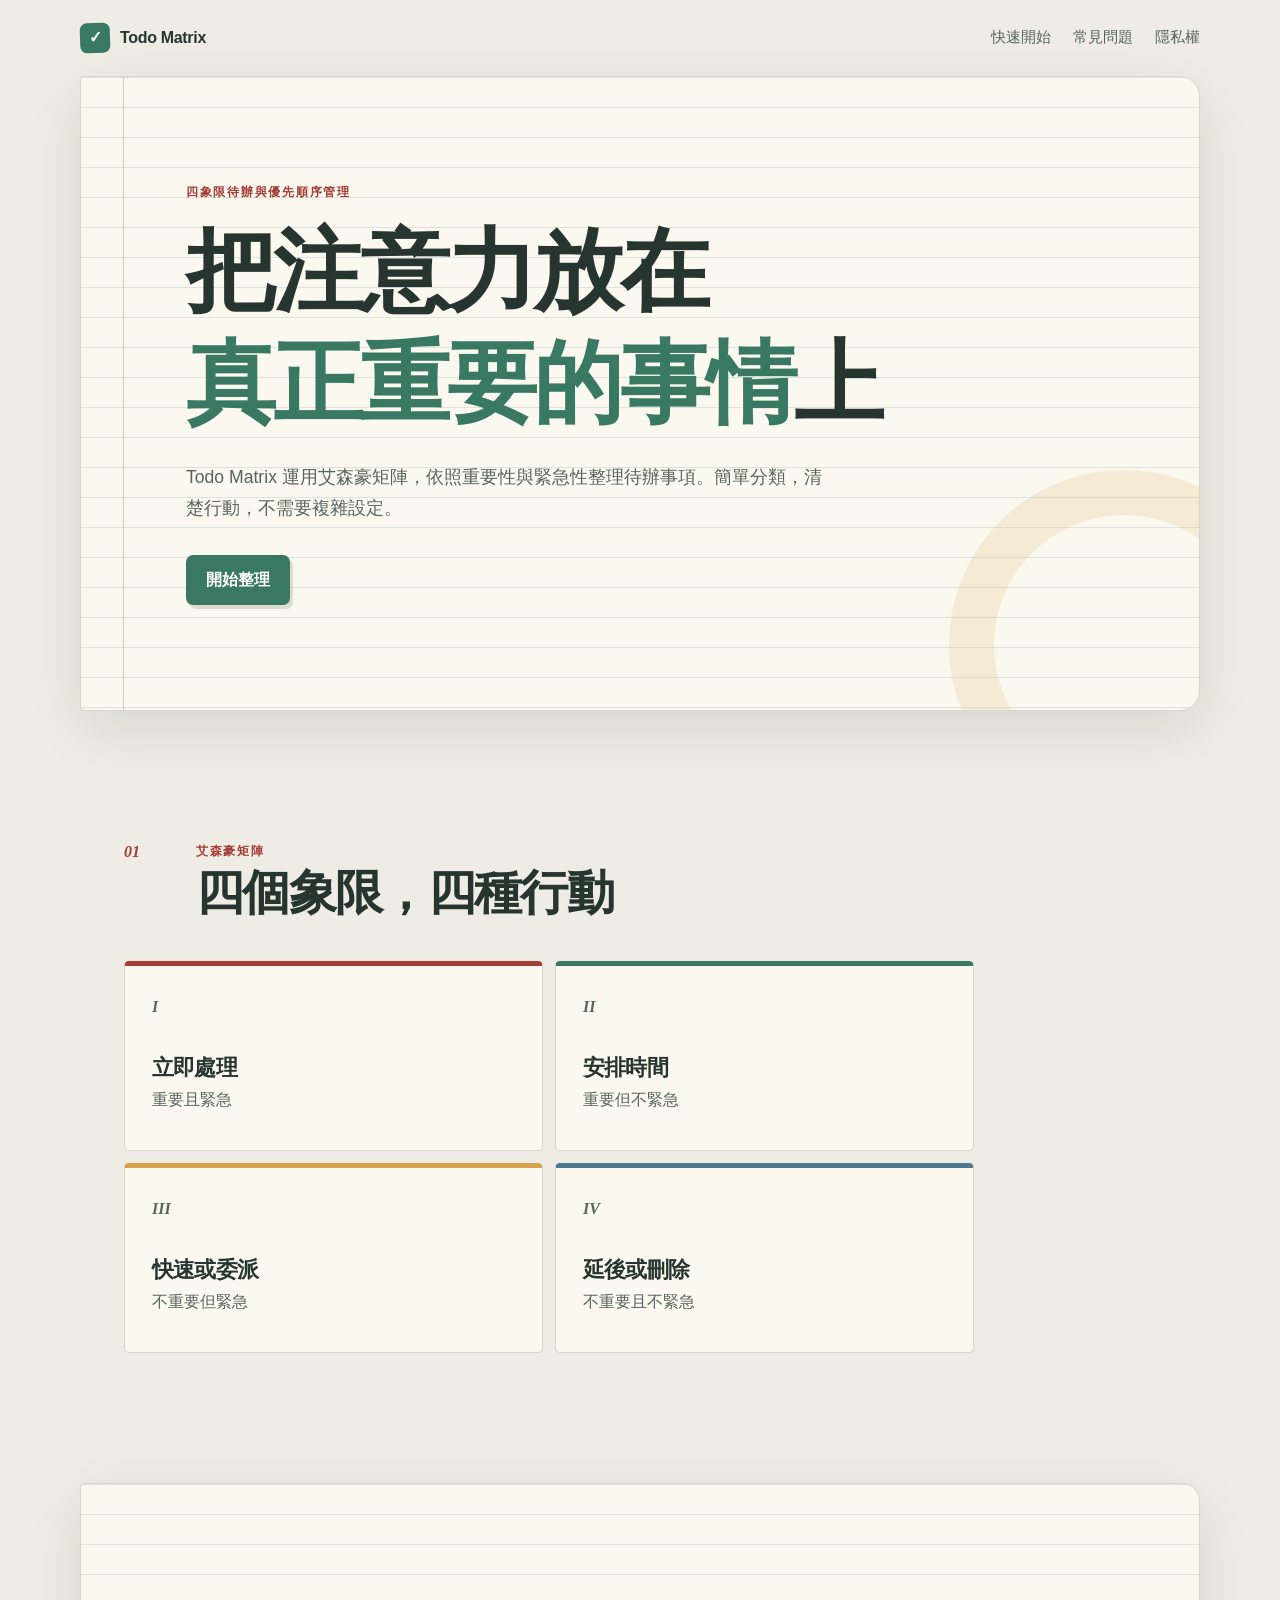
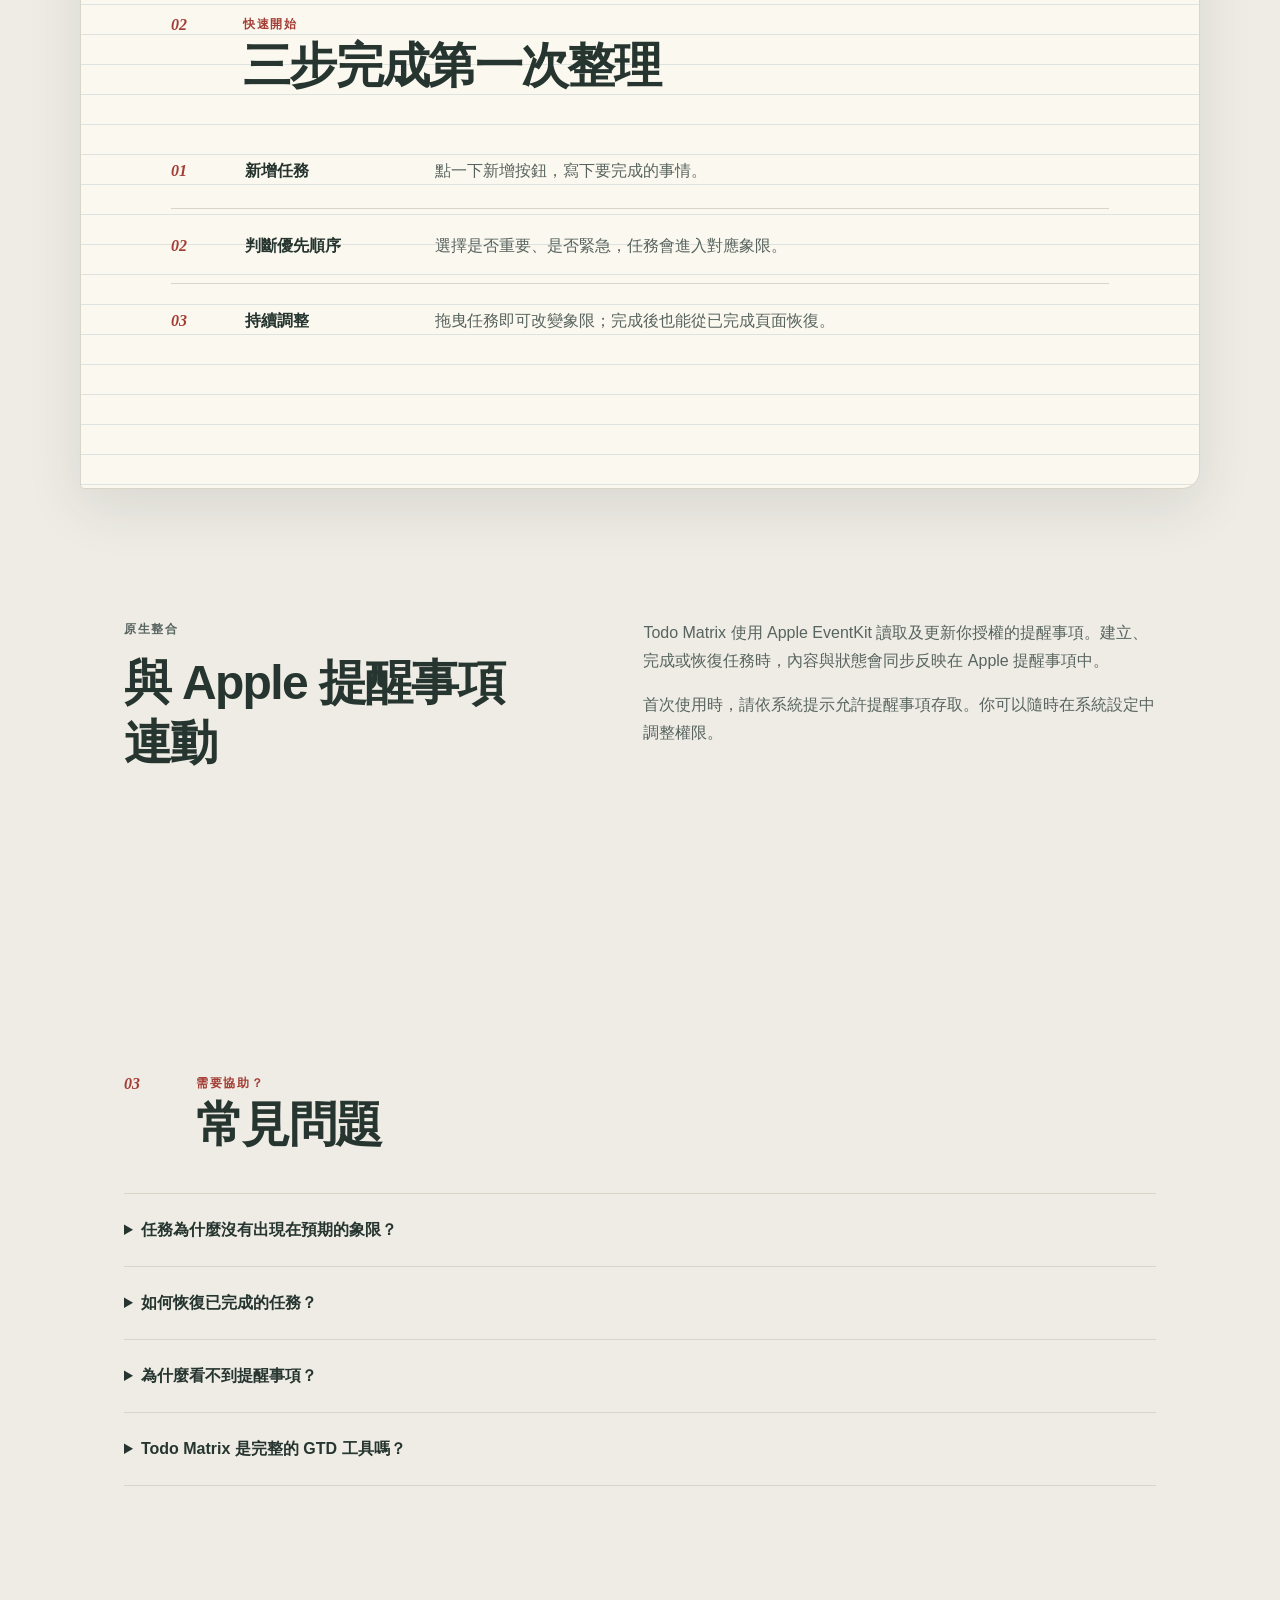
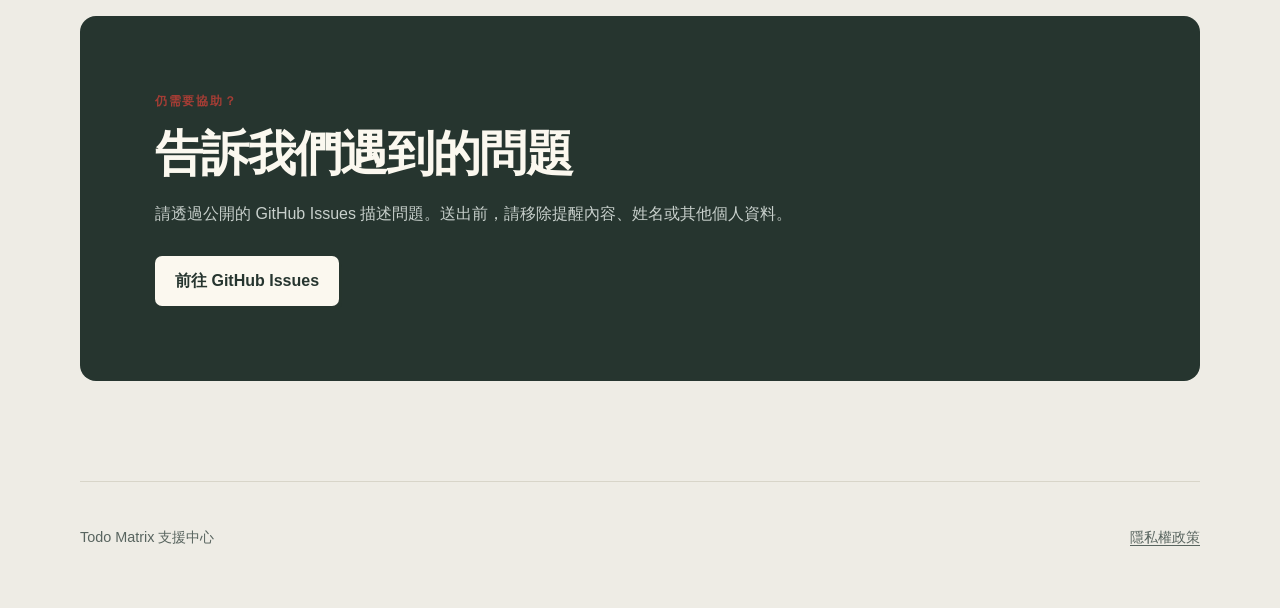
<file: index.html>
<!doctype html>
<html lang="zh-Hant">
<head>
  <meta charset="utf-8">
  <meta name="viewport" content="width=device-width, initial-scale=1">
  <meta name="description" content="Todo Matrix 使用說明、常見問題與支援資訊。">
  <title>Todo Matrix｜支援中心</title>
  <link rel="stylesheet" href="styles.css">
</head>
<body>
  <header class="site-header">
    <a class="brand" href="index.html" aria-label="Todo Matrix 支援中心首頁">
      <span class="brand-mark" aria-hidden="true">✓</span>
      <span>Todo Matrix</span>
    </a>
    <nav aria-label="主要導覽">
      <a href="#quick-start">快速開始</a>
      <a href="#faq">常見問題</a>
      <a href="privacy.html">隱私權</a>
    </nav>
  </header>

  <main>
    <section class="hero ruled-paper" aria-labelledby="hero-title">
      <p class="eyebrow">四象限待辦與優先順序管理</p>
      <h1 id="hero-title">把注意力放在<br><span>真正重要的事情</span>上</h1>
      <p class="lede">Todo Matrix 運用艾森豪矩陣，依照重要性與緊急性整理待辦事項。簡單分類，清楚行動，不需要複雜設定。</p>
      <a class="button" href="#quick-start">開始整理</a>
    </section>

    <section class="section" aria-labelledby="matrix-title">
      <div class="section-heading">
        <p class="section-number">01</p>
        <div>
          <p class="eyebrow">艾森豪矩陣</p>
          <h2 id="matrix-title">四個象限，四種行動</h2>
        </div>
      </div>
      <div class="matrix-grid">
        <article class="quadrant q1"><span>I</span><h3>立即處理</h3><p>重要且緊急</p></article>
        <article class="quadrant q2"><span>II</span><h3>安排時間</h3><p>重要但不緊急</p></article>
        <article class="quadrant q3"><span>III</span><h3>快速或委派</h3><p>不重要但緊急</p></article>
        <article class="quadrant q4"><span>IV</span><h3>延後或刪除</h3><p>不重要且不緊急</p></article>
      </div>
    </section>

    <section class="section ruled-paper" id="quick-start" aria-labelledby="start-title">
      <div class="section-heading">
        <p class="section-number">02</p>
        <div><p class="eyebrow">快速開始</p><h2 id="start-title">三步完成第一次整理</h2></div>
      </div>
      <ol class="steps">
        <li><strong>新增任務</strong><span>點一下新增按鈕，寫下要完成的事情。</span></li>
        <li><strong>判斷優先順序</strong><span>選擇是否重要、是否緊急，任務會進入對應象限。</span></li>
        <li><strong>持續調整</strong><span>拖曳任務即可改變象限；完成後也能從已完成頁面恢復。</span></li>
      </ol>
    </section>

    <section class="section split" aria-labelledby="reminders-title">
      <div>
        <p class="eyebrow">原生整合</p>
        <h2 id="reminders-title">與 Apple 提醒事項連動</h2>
      </div>
      <div>
        <p>Todo Matrix 使用 Apple EventKit 讀取及更新你授權的提醒事項。建立、完成或恢復任務時，內容與狀態會同步反映在 Apple 提醒事項中。</p>
        <p>首次使用時，請依系統提示允許提醒事項存取。你可以隨時在系統設定中調整權限。</p>
      </div>
    </section>

    <section class="section" id="faq" aria-labelledby="faq-title">
      <div class="section-heading">
        <p class="section-number">03</p>
        <div><p class="eyebrow">需要協助？</p><h2 id="faq-title">常見問題</h2></div>
      </div>
      <div class="faq-list">
        <details><summary>任務為什麼沒有出現在預期的象限？</summary><p>象限由「重要」及「緊急」兩個狀態決定。編輯任務，確認這兩個選項，或直接將任務拖曳到想要的象限。</p></details>
        <details><summary>如何恢復已完成的任務？</summary><p>前往已完成頁面，找到該任務並選擇恢復；任務會回到原本的象限。</p></details>
        <details><summary>為什麼看不到提醒事項？</summary><p>請到系統設定確認 Todo Matrix 已取得提醒事項權限。若仍無法顯示，可關閉並重新開啟 App。</p></details>
        <details><summary>Todo Matrix 是完整的 GTD 工具嗎？</summary><p>Todo Matrix 參考 GTD 與時間管理概念，核心是用艾森豪矩陣整理優先順序，並不提供完整的 GTD 工作流程。</p></details>
      </div>
    </section>

    <section class="support-card" aria-labelledby="support-title">
      <p class="eyebrow">仍需要協助？</p>
      <h2 id="support-title">告訴我們遇到的問題</h2>
      <p>請透過公開的 GitHub Issues 描述問題。送出前，請移除提醒內容、姓名或其他個人資料。</p>
      <a class="button dark" href="https://github.com/phillon77/todomatrix-support/issues" rel="noopener noreferrer">前往 GitHub Issues</a>
    </section>
  </main>

  <footer>
    <p>Todo Matrix 支援中心</p>
    <p><a href="privacy.html">隱私權政策</a></p>
  </footer>
</body>
</html>
</file>
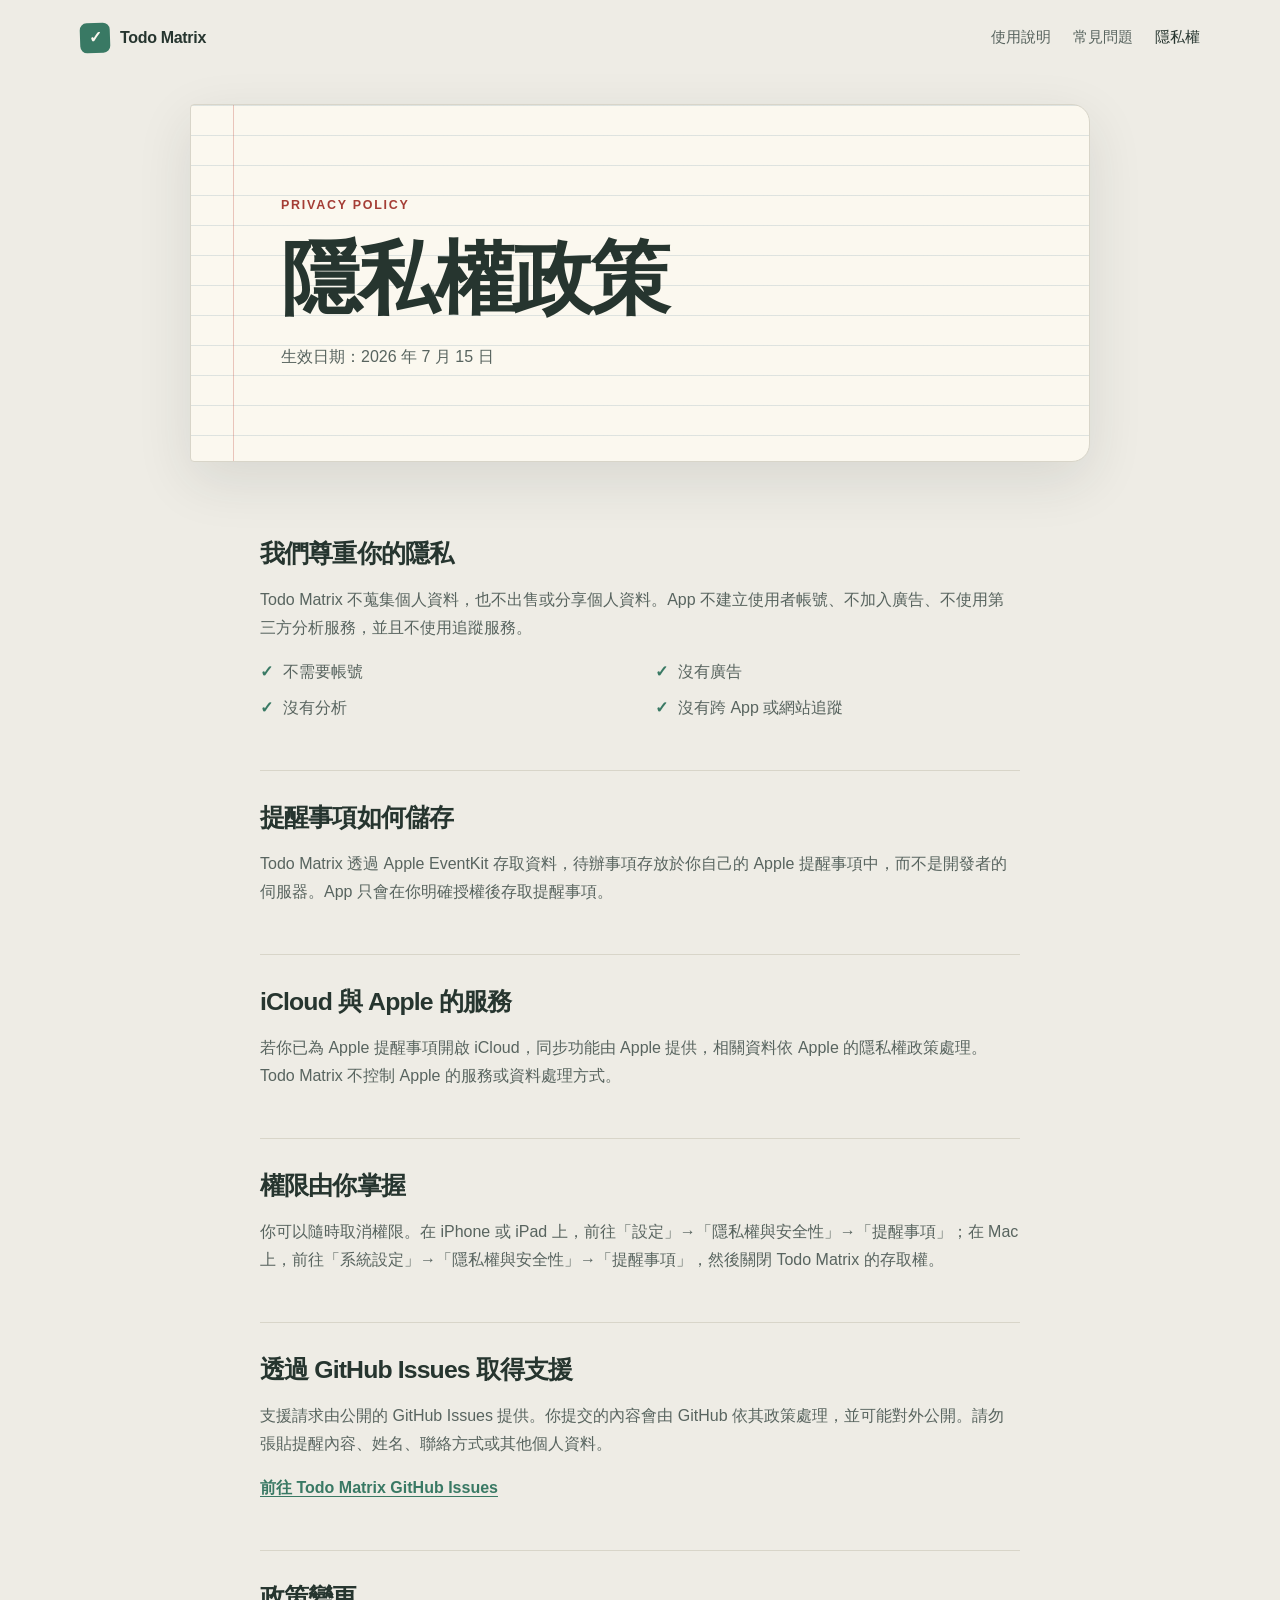
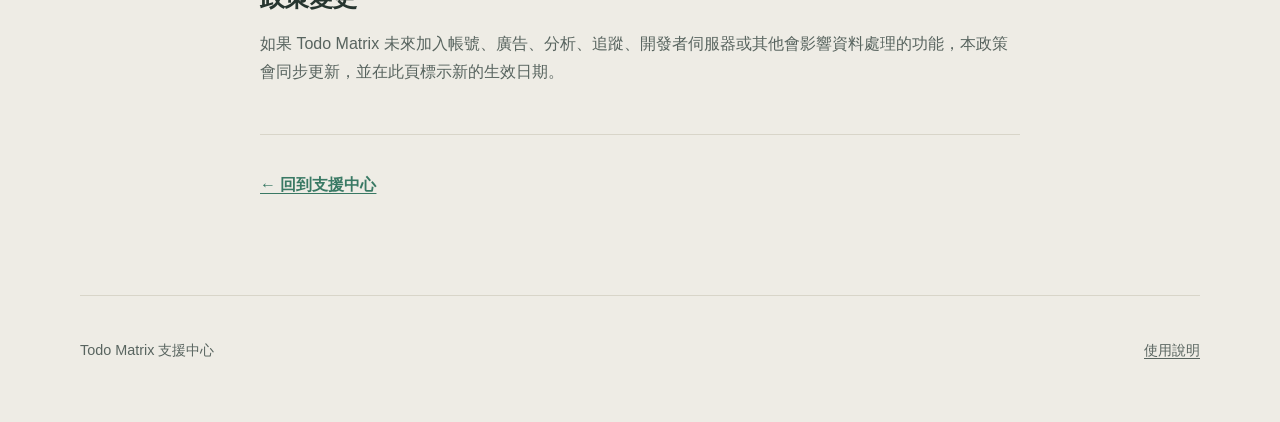
<file: privacy.html>
<!doctype html>
<html lang="zh-Hant">
<head>
  <meta charset="utf-8">
  <meta name="viewport" content="width=device-width, initial-scale=1">
  <meta name="description" content="Todo Matrix 隱私權政策。">
  <title>隱私權政策｜Todo Matrix</title>
  <link rel="stylesheet" href="styles.css">
</head>
<body>
  <header class="site-header">
    <a class="brand" href="index.html" aria-label="Todo Matrix 支援中心首頁">
      <span class="brand-mark" aria-hidden="true">✓</span><span>Todo Matrix</span>
    </a>
    <nav aria-label="主要導覽"><a href="index.html">使用說明</a><a href="index.html#faq">常見問題</a><a aria-current="page" href="privacy.html">隱私權</a></nav>
  </header>

  <main class="policy-layout">
    <header class="policy-title ruled-paper">
      <p class="eyebrow">Privacy Policy</p>
      <h1>隱私權政策</h1>
      <p>生效日期：2026 年 7 月 15 日</p>
    </header>

    <article class="policy-content">
      <section>
        <h2>我們尊重你的隱私</h2>
        <p>Todo Matrix 不蒐集個人資料，也不出售或分享個人資料。App 不建立使用者帳號、不加入廣告、不使用第三方分析服務，並且不使用追蹤服務。</p>
        <ul class="check-list">
          <li>不需要帳號</li><li>沒有廣告</li><li>沒有分析</li><li>沒有跨 App 或網站追蹤</li>
        </ul>
      </section>

      <section>
        <h2>提醒事項如何儲存</h2>
        <p>Todo Matrix 透過 Apple EventKit 存取資料，待辦事項存放於你自己的 Apple 提醒事項中，而不是開發者的伺服器。App 只會在你明確授權後存取提醒事項。</p>
      </section>

      <section>
        <h2>iCloud 與 Apple 的服務</h2>
        <p>若你已為 Apple 提醒事項開啟 iCloud，同步功能由 Apple 提供，相關資料依 Apple 的隱私權政策處理。Todo Matrix 不控制 Apple 的服務或資料處理方式。</p>
      </section>

      <section>
        <h2>權限由你掌握</h2>
        <p>你可以隨時取消權限。在 iPhone 或 iPad 上，前往「設定」→「隱私權與安全性」→「提醒事項」；在 Mac 上，前往「系統設定」→「隱私權與安全性」→「提醒事項」，然後關閉 Todo Matrix 的存取權。</p>
      </section>

      <section>
        <h2>透過 GitHub Issues 取得支援</h2>
        <p>支援請求由公開的 GitHub Issues 提供。你提交的內容會由 GitHub 依其政策處理，並可能對外公開。請勿張貼提醒內容、姓名、聯絡方式或其他個人資料。</p>
        <p><a class="text-link" href="https://github.com/phillon77/todomatrix-support/issues" rel="noopener noreferrer">前往 Todo Matrix GitHub Issues</a></p>
      </section>

      <section>
        <h2>政策變更</h2>
        <p>如果 Todo Matrix 未來加入帳號、廣告、分析、追蹤、開發者伺服器或其他會影響資料處理的功能，本政策會同步更新，並在此頁標示新的生效日期。</p>
      </section>
    </article>

    <p class="back-link"><a href="index.html">← 回到支援中心</a></p>
  </main>

  <footer><p>Todo Matrix 支援中心</p><p><a href="index.html">使用說明</a></p></footer>
</body>
</html>
</file>
<file: styles.css>
:root {
  --paper: #fbf8ef;
  --ink: #26352f;
  --muted: #58645f;
  --line: rgba(76, 124, 145, .17);
  --red: #a43d35;
  --green: #397964;
  --gold: #d5a34b;
  --blue: #4d7890;
  --border: #d8d5c9;
  --shadow: 0 18px 55px rgba(40, 49, 43, .11);
}

* { box-sizing: border-box; }
html { scroll-behavior: smooth; }
body {
  margin: 0;
  color: var(--ink);
  background: #eeece5;
  font-family: -apple-system, BlinkMacSystemFont, "Segoe UI", "Noto Sans TC", sans-serif;
  line-height: 1.75;
}
a { color: inherit; text-underline-offset: .2em; }
.site-header, main, footer { width: min(1120px, calc(100% - 40px)); margin-inline: auto; }
.site-header {
  display: flex; align-items: center; justify-content: space-between;
  min-height: 76px; gap: 24px;
}
.brand { display: inline-flex; align-items: center; gap: 10px; font-weight: 760; text-decoration: none; letter-spacing: -.02em; }
.brand-mark { display: grid; place-items: center; width: 30px; height: 30px; color: var(--paper); background: var(--green); border-radius: 7px; transform: rotate(-2deg); }
nav { display: flex; flex-wrap: wrap; gap: 22px; font-size: .92rem; }
nav a { color: var(--muted); text-decoration: none; }
nav a:hover, nav a[aria-current="page"] { color: var(--ink); }
.ruled-paper {
  background-color: var(--paper);
  background-image: linear-gradient(var(--line) 1px, transparent 1px);
  background-size: 100% 30px;
  box-shadow: var(--shadow);
}
.hero { min-height: 540px; padding: clamp(55px, 9vw, 105px); border: 1px solid var(--border); border-radius: 4px 20px 20px 4px; position: relative; overflow: hidden; }
.hero::before, .policy-title::before { content: ""; position: absolute; inset: 0 auto 0 42px; width: 1px; background: rgba(197, 88, 77, .32); }
.hero::after { content: ""; position: absolute; width: 260px; height: 260px; right: -100px; bottom: -110px; border: 45px solid rgba(213, 163, 75, .17); border-radius: 50%; }
.eyebrow { margin: 0 0 12px; color: var(--red); font-size: .78rem; font-weight: 750; letter-spacing: .14em; text-transform: uppercase; }
h1, h2, h3, p { overflow-wrap: break-word; }
h1, h2, h3 { margin-top: 0; line-height: 1.25; letter-spacing: -.035em; }
h1 { max-width: 780px; margin-bottom: 22px; font-size: clamp(2.7rem, 7vw, 5.7rem); }
h1 span { color: var(--green); }
h2 { font-size: clamp(1.8rem, 4vw, 3rem); }
.lede { max-width: 650px; margin: 0 0 32px; color: var(--muted); font-size: 1.1rem; }
.button { display: inline-flex; padding: 11px 20px; color: #fff; background: var(--green); border-radius: 7px; font-weight: 700; text-decoration: none; box-shadow: 3px 4px 0 rgba(38, 53, 47, .14); }
.button:hover { transform: translateY(-1px); }
.section { padding: clamp(75px, 11vw, 130px) clamp(0px, 4vw, 44px); }
.section-heading { display: flex; align-items: flex-start; gap: 22px; margin-bottom: 38px; }
.section-heading h2, .section-heading p { margin-bottom: 0; }
.section-number { min-width: 50px; margin: 2px 0 0; color: var(--red); font: italic 600 1rem Georgia, serif; }
.matrix-grid { display: grid; grid-template-columns: repeat(2, 1fr); gap: 12px; max-width: 850px; }
.quadrant { min-height: 190px; padding: 27px; border: 1px solid var(--border); border-radius: 5px; background: var(--paper); }
.quadrant span { color: var(--muted); font: italic 600 1rem Georgia, serif; }
.quadrant h3 { margin: 34px 0 4px; font-size: 1.35rem; }
.quadrant p { margin: 0; color: var(--muted); }
.q1 { border-top: 5px solid var(--red); } .q2 { border-top: 5px solid var(--green); }
.q3 { border-top: 5px solid var(--gold); } .q4 { border-top: 5px solid var(--blue); }
#quick-start { padding-inline: clamp(32px, 8vw, 90px); border: 1px solid var(--border); border-radius: 4px 18px 18px 4px; }
.steps { margin: 0; padding: 0; list-style: none; counter-reset: step; }
.steps li { counter-increment: step; display: grid; grid-template-columns: 54px 170px 1fr; align-items: baseline; gap: 20px; padding: 23px 0; border-bottom: 1px solid var(--border); }
.steps li:last-child { border-bottom: 0; }
.steps li::before { content: "0" counter(step); color: var(--red); font: italic 600 1rem Georgia, serif; }
.steps span { color: var(--muted); }
.split { display: grid; grid-template-columns: .9fr 1.1fr; gap: clamp(35px, 8vw, 100px); }
.split p { margin-top: 0; color: var(--muted); }
.faq-list { border-top: 1px solid var(--border); }
details { border-bottom: 1px solid var(--border); }
summary { padding: 22px 40px 22px 0; cursor: pointer; font-weight: 700; }
details p { max-width: 780px; margin: 0 0 24px; color: var(--muted); }
.support-card { margin-bottom: 100px; padding: clamp(40px, 7vw, 75px); color: var(--paper); background: var(--ink); border-radius: 16px; }
.support-card h2 { max-width: 650px; margin-bottom: 12px; }
.support-card p:not(.eyebrow) { max-width: 680px; color: #c8d0cc; }
.button.dark { margin-top: 12px; color: var(--ink); background: var(--paper); }
footer { display: flex; justify-content: space-between; padding: 28px 0 44px; color: var(--muted); border-top: 1px solid var(--border); font-size: .9rem; }
.policy-layout { max-width: 900px; }
.policy-title { position: relative; margin-top: 28px; padding: clamp(55px, 9vw, 90px); border: 1px solid var(--border); border-radius: 4px 18px 18px 4px; overflow: hidden; }
.policy-title h1 { margin-bottom: 14px; font-size: clamp(2.5rem, 7vw, 5rem); }
.policy-title > p:last-child { margin: 0; color: var(--muted); }
.policy-content { padding: 45px clamp(4px, 7vw, 70px) 20px; }
.policy-content section { padding: 32px 0; border-bottom: 1px solid var(--border); }
.policy-content h2 { margin-bottom: 13px; font-size: 1.55rem; }
.policy-content p, .policy-content li { color: var(--muted); }
.check-list { display: grid; grid-template-columns: repeat(2, 1fr); gap: 8px 30px; padding: 0; list-style: none; }
.check-list li::before { content: "✓"; margin-right: 10px; color: var(--green); font-weight: 800; }
.text-link, .back-link a { color: var(--green); font-weight: 700; }
.back-link { padding: 0 clamp(4px, 7vw, 70px) 80px; }
.error-page { display: grid; min-height: 100vh; place-items: center; padding: 24px; }
.error-card { width: min(680px, 100%); padding: clamp(45px, 9vw, 85px); border: 1px solid var(--border); border-radius: 4px 18px 18px 4px; text-align: center; }
.error-card h1 { margin-inline: auto; font-size: clamp(2rem, 6vw, 3.5rem); }
.error-card > p:not(.error-code) { margin-bottom: 30px; color: var(--muted); }
.error-code { margin: 0 0 12px; color: var(--red); font: italic 700 1.1rem Georgia, serif; letter-spacing: .12em; }

@media (max-width: 680px) {
  .site-header { align-items: flex-start; padding: 20px 0; }
  nav { justify-content: flex-end; gap: 8px 15px; }
  nav a:first-child { display: none; }
  .hero { min-height: auto; padding: 65px 35px 65px 58px; }
  .hero::before, .policy-title::before { left: 28px; }
  h1 { font-size: clamp(2.4rem, 13vw, 4.2rem); }
  .matrix-grid, .split, .check-list { grid-template-columns: 1fr; }
  .quadrant { min-height: 155px; }
  .steps li { grid-template-columns: 38px 1fr; gap: 10px; }
  .steps span { grid-column: 2; }
  footer { gap: 20px; }
  .policy-title { padding: 55px 34px 55px 52px; }
}

@media (prefers-reduced-motion: no-preference) {
  .button { transition: transform .15s ease; }
}
</file>
